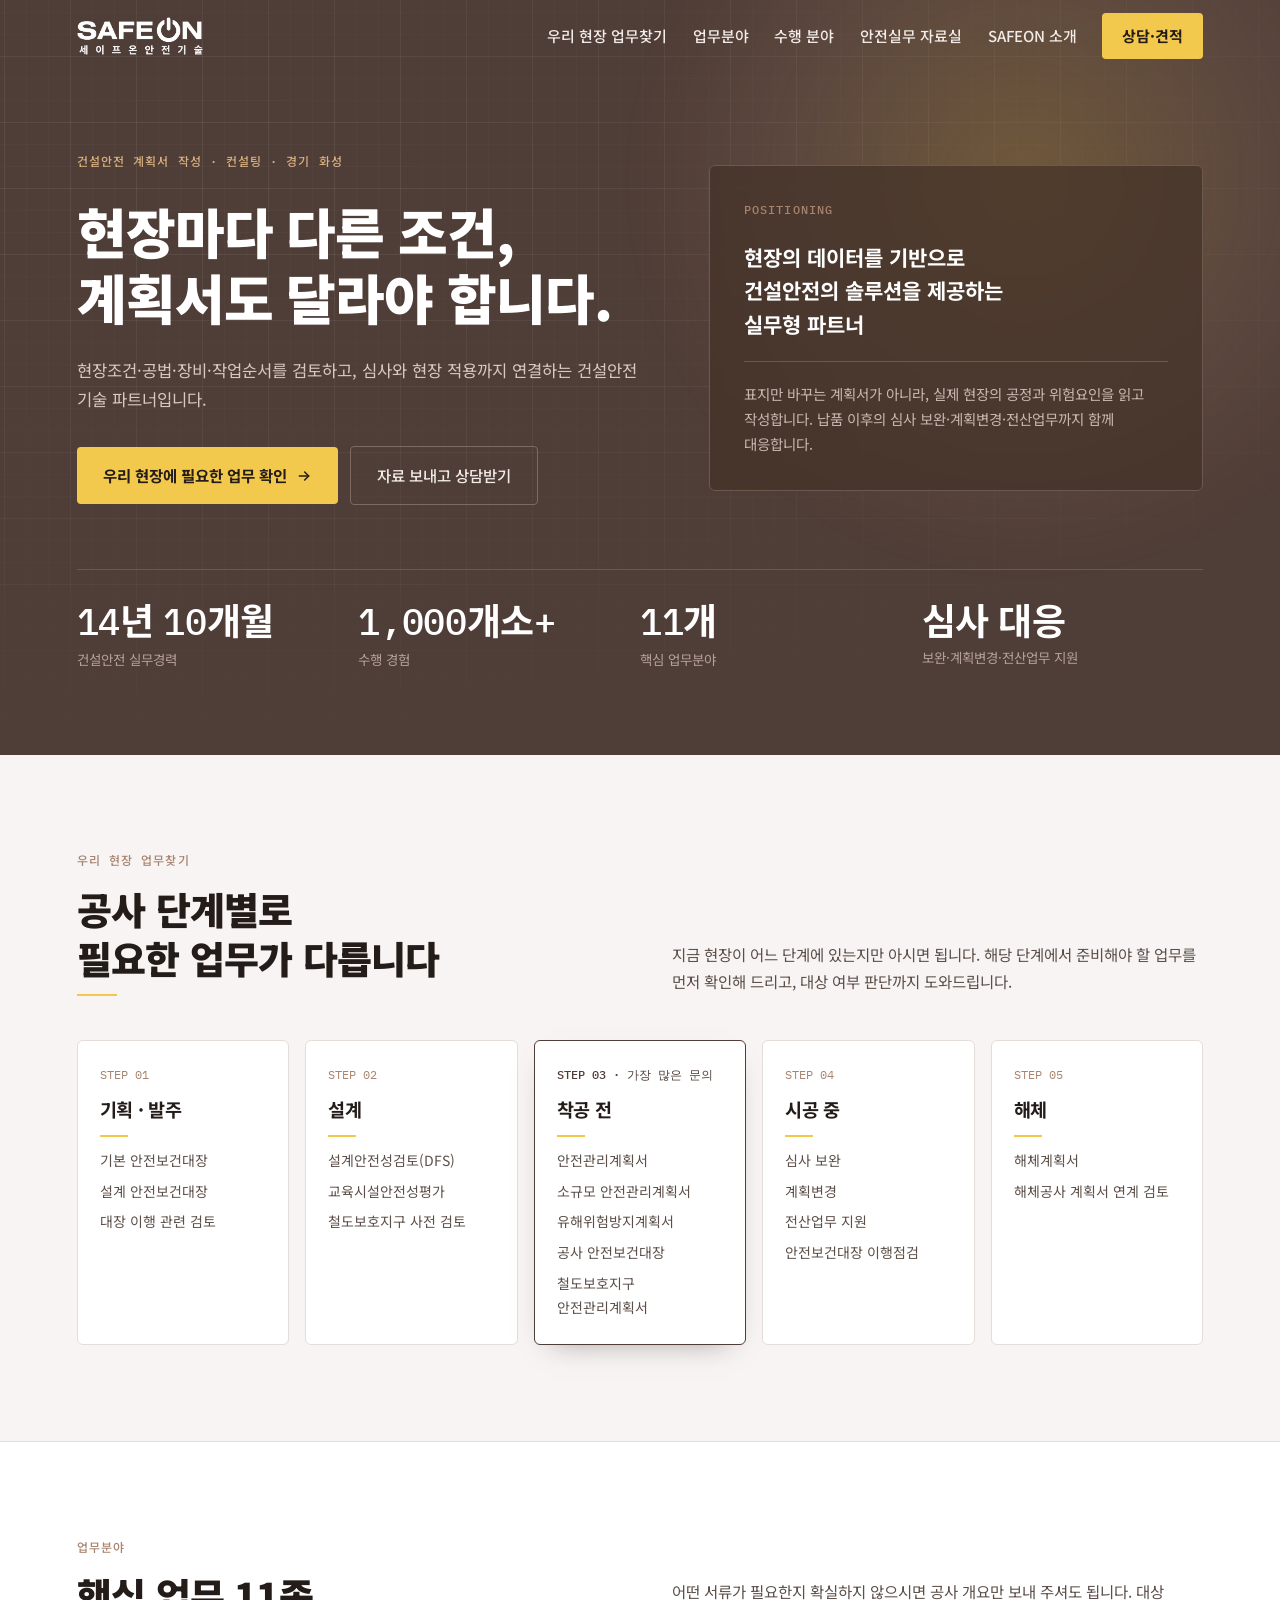
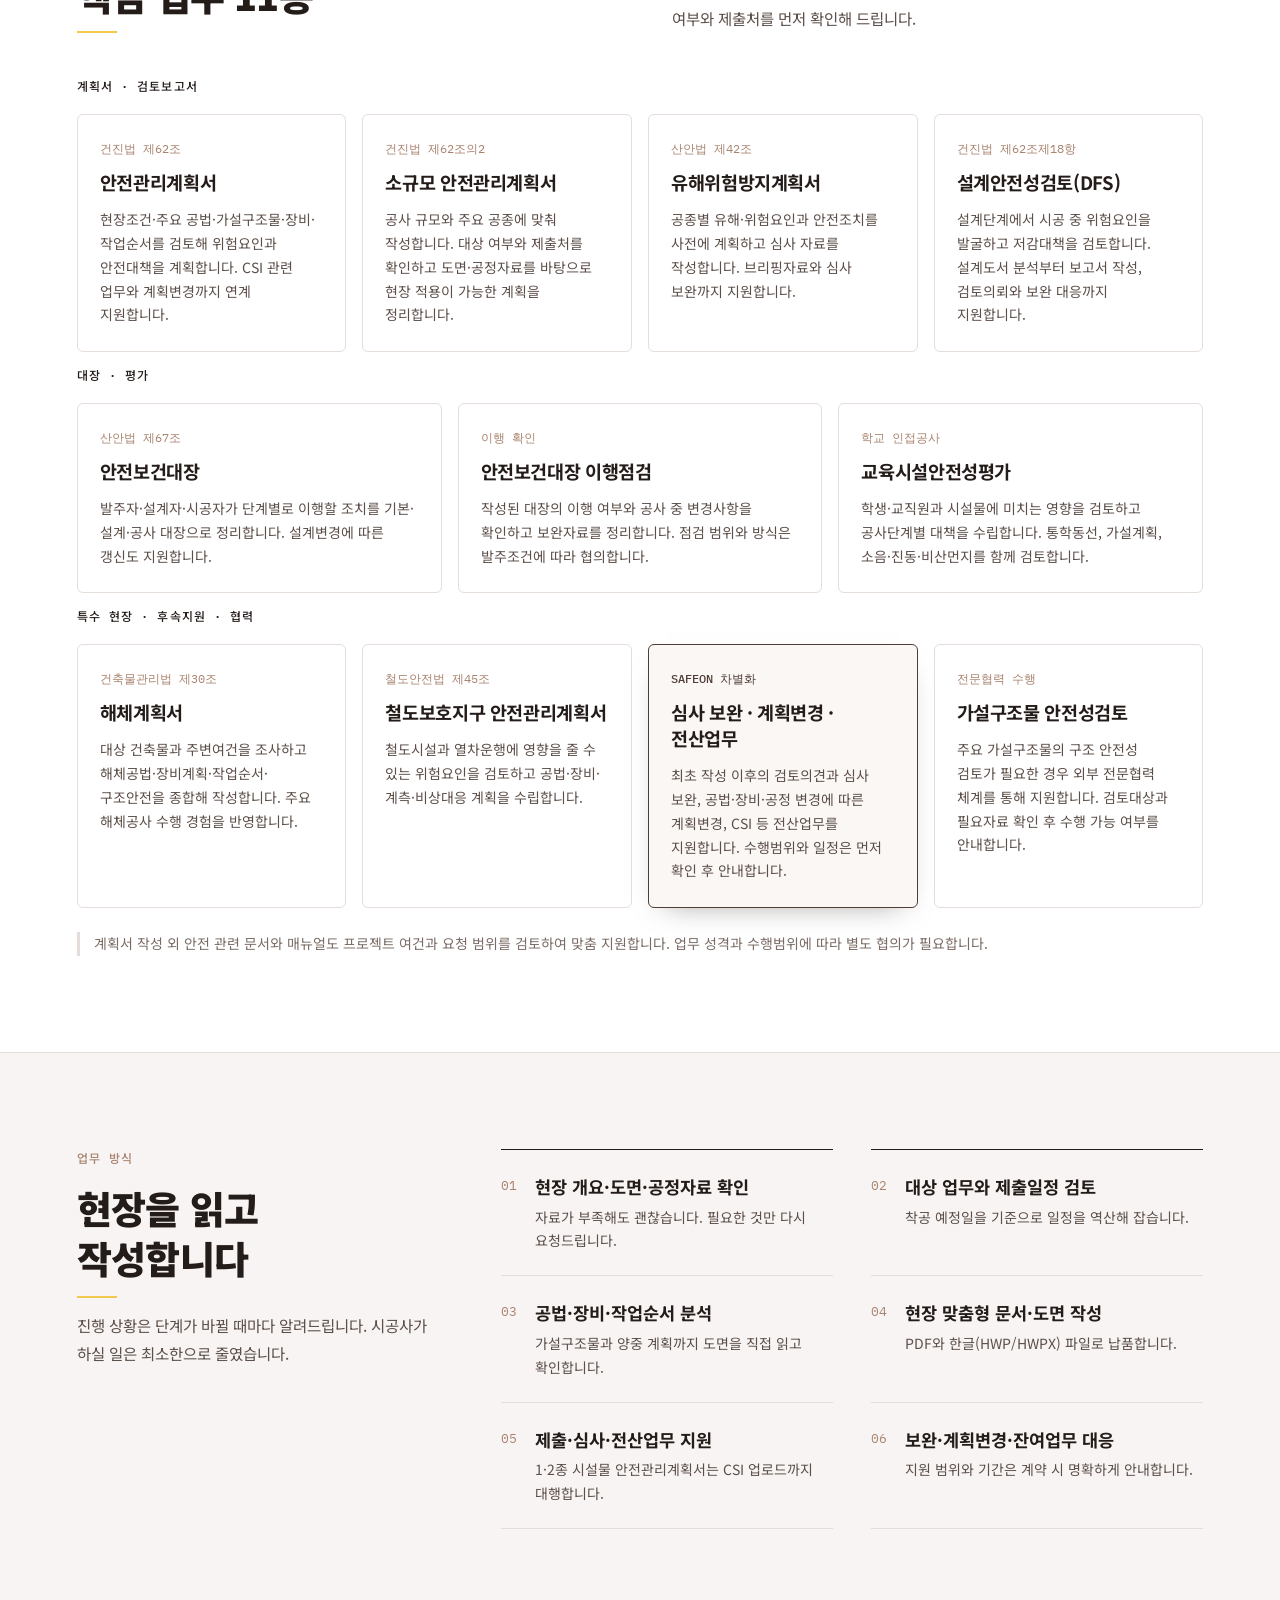
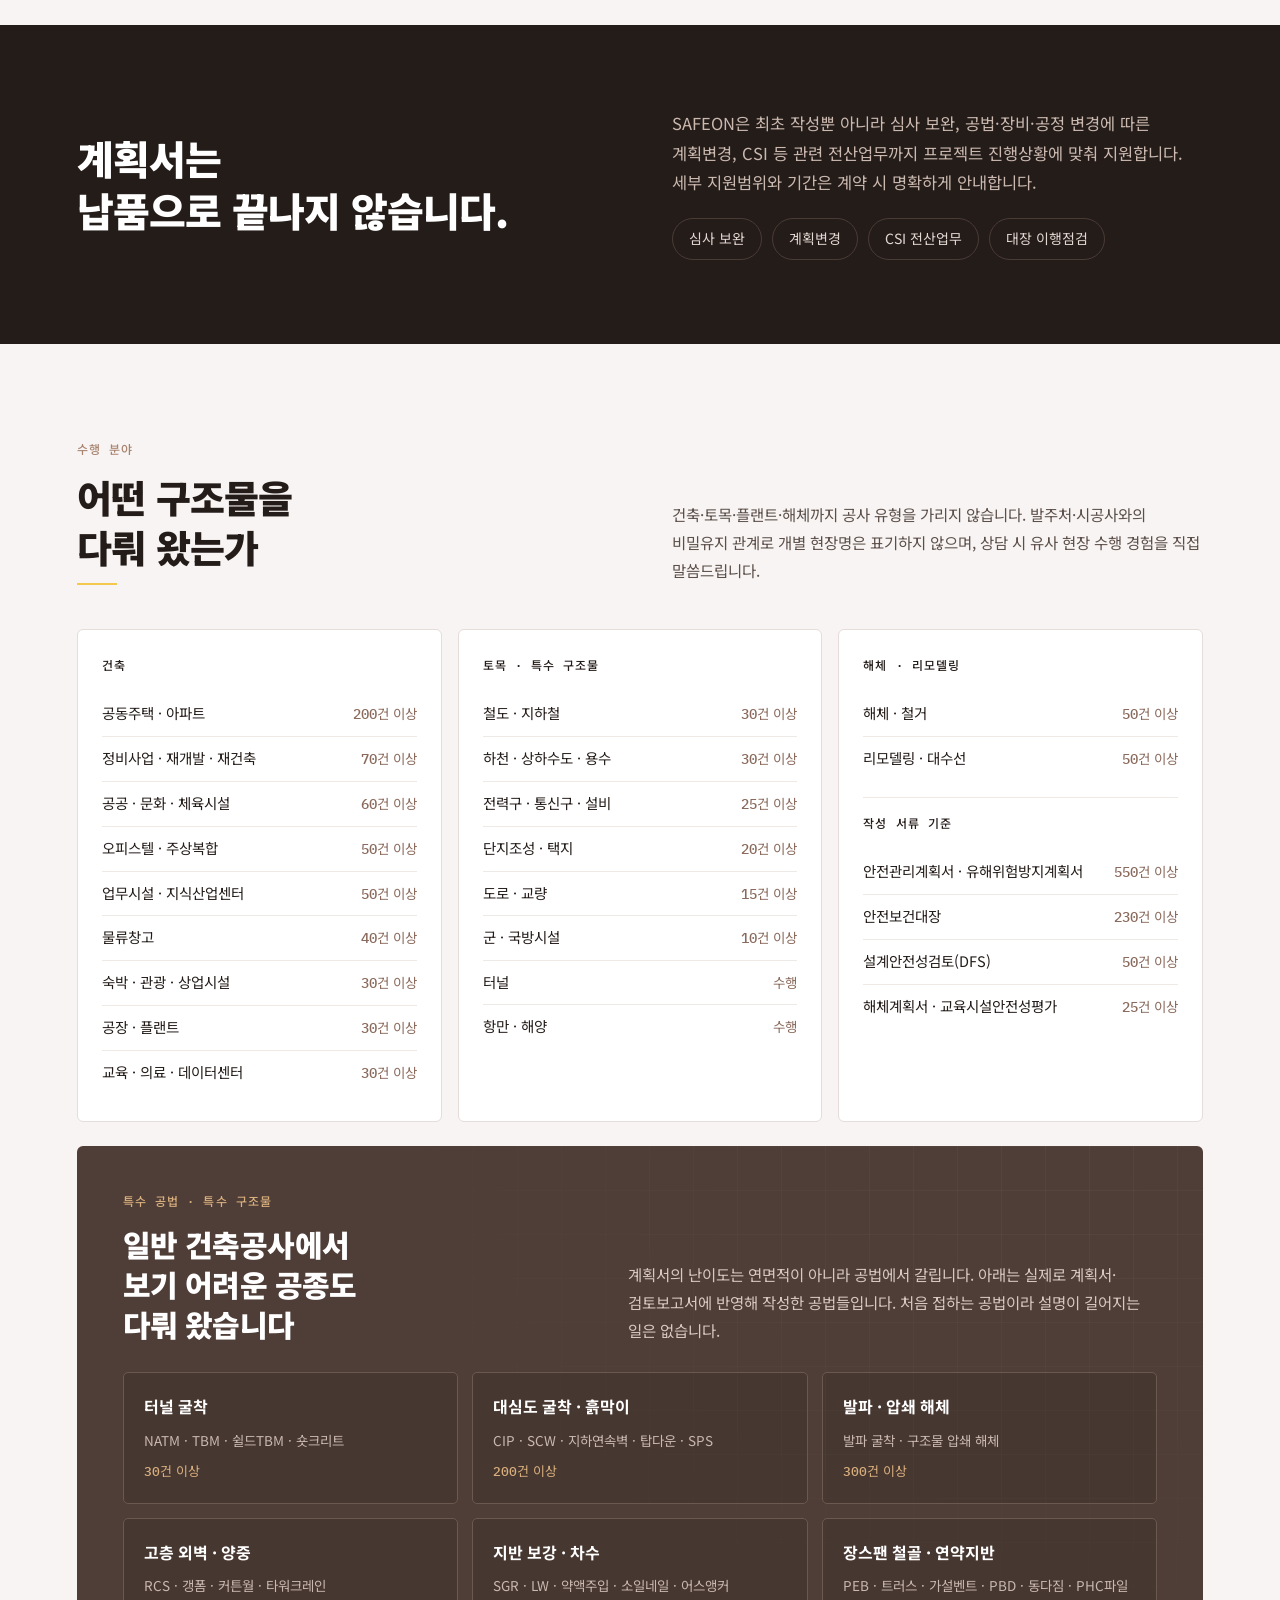
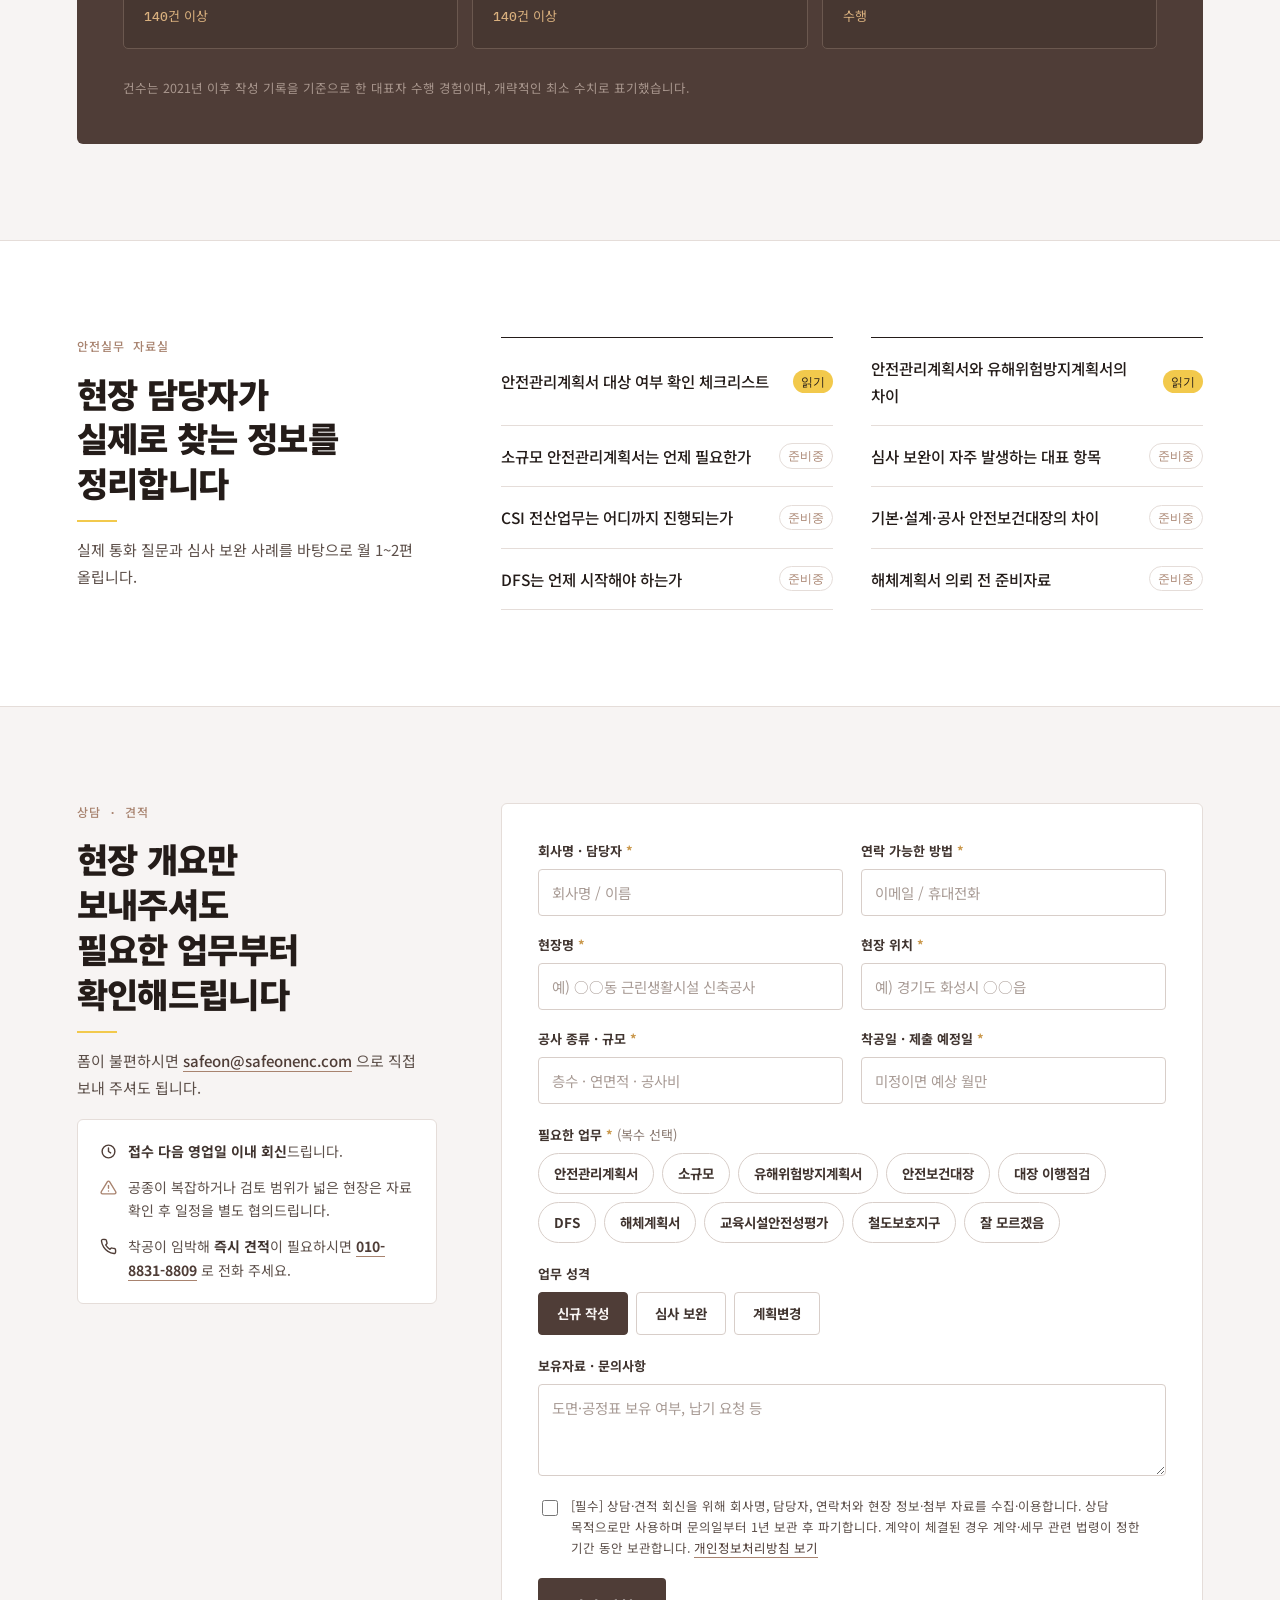
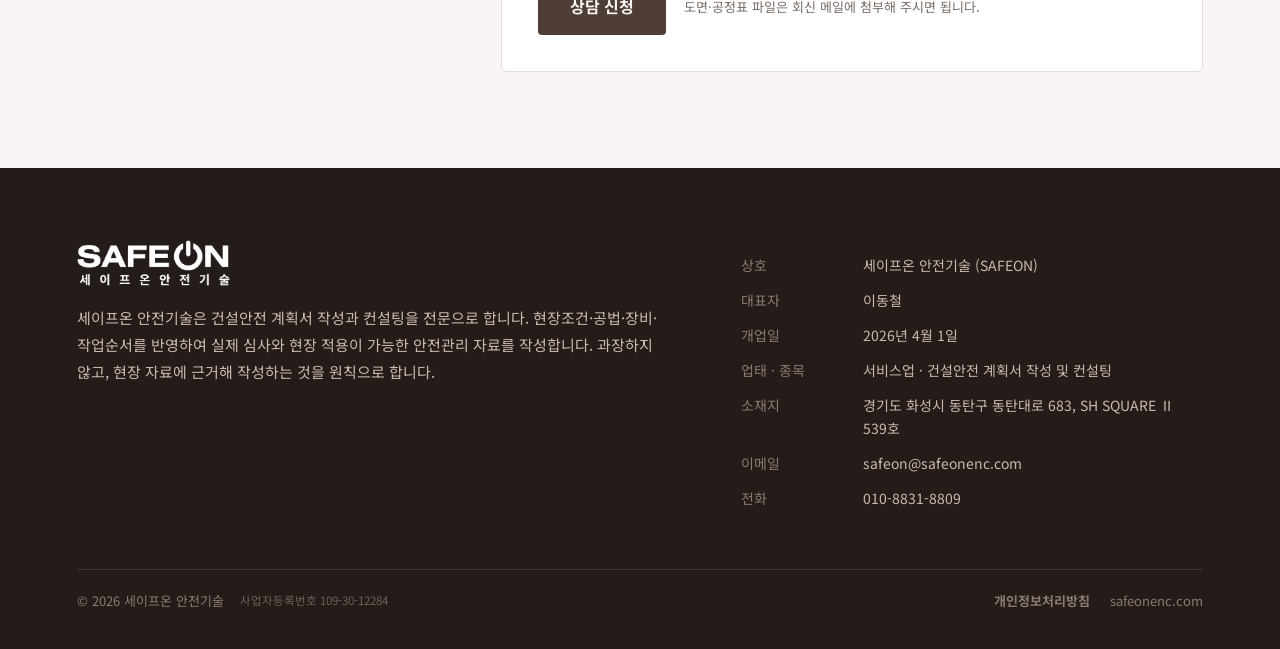
<file: site/index.html>
<!doctype html>
<html lang="ko">
<head>
<meta charset="utf-8">
<meta name="viewport" content="width=device-width, initial-scale=1, viewport-fit=cover">
<title>세이프온 안전기술 | 안전관리계획서·유해위험방지계획서·DFS·해체계획서 작성</title>
<meta name="description" content="건설안전 계획서 작성 전문. 안전관리계획서, 유해위험방지계획서, 안전보건대장, 설계안전성검토(DFS), 해체계획서, 교육시설안전성평가. 현장조건·공법·장비·작업순서를 검토해 작성하고 심사 보완·계획변경·CSI 전산업무까지 지원합니다. 경기 화성.">
<meta name="keywords" content="안전관리계획서, 소규모 안전관리계획서, 유해위험방지계획서, 안전보건대장, 설계안전성검토, DFS, 해체계획서, 교육시설안전성평가, 철도보호지구 안전관리계획서, 건설안전 컨설팅, CSI, 계획서 작성 대행">
<link rel="canonical" href="https://safeonenc.com/">
<meta name="robots" content="index, follow, max-image-preview:large">
<meta name="author" content="세이프온 안전기술">
<meta property="og:type" content="website">
<meta property="og:site_name" content="세이프온 안전기술">
<meta property="og:locale" content="ko_KR">
<meta property="og:url" content="https://safeonenc.com/">
<meta property="og:title" content="세이프온 안전기술 | 건설안전 계획서 작성·컨설팅">
<meta property="og:description" content="현장마다 다른 조건, 계획서도 달라야 합니다. 안전관리계획서·유해위험방지계획서·DFS·해체계획서 작성과 심사 대응.">
<meta property="og:image" content="https://safeonenc.com/assets/og-cover.jpg">
<meta property="og:image:width" content="1200">
<meta property="og:image:height" content="630">
<meta property="og:image:alt" content="세이프온 안전기술 — 현장마다 다른 조건, 계획서도 달라야 합니다.">
<meta name="twitter:card" content="summary_large_image">
<!-- 검색엔진 소유확인: 네이버 서치어드바이저에서 받은 값을 content 에 넣고 주석을 푸세요.
<meta name="naver-site-verification" content="">
-->
<meta name="theme-color" content="#4F3D37">
<link rel="icon" href="/favicon.ico" sizes="32x32">
<link rel="icon" href="/assets/favicon.svg" type="image/svg+xml">
<link rel="apple-touch-icon" href="/assets/apple-touch-icon.png">
<link rel="preconnect" href="https://fonts.googleapis.com">
<link rel="preconnect" href="https://fonts.gstatic.com" crossorigin>
<link rel="stylesheet" href="https://fonts.googleapis.com/css2?family=Noto+Sans+KR:wght@400;500;700;900&family=IBM+Plex+Mono:wght@400;500&display=swap">
<style>
:root{
  --brown:#4F3D37; --brown-2:#453229; --dark:#241C19; --bg:#F7F4F3; --card:#FFFFFF;
  --line:#E5DDD9; --line-2:#EFE9E6; --ink:#241C19; --muted:#5C4F49; --muted-2:#7A6C65;
  --tan:#A8836F; --sand:#D9B07E; --accent:#F2C94C; --onDark:#F2EBE7; --onDark-2:#CBB9B0;
  --pad: clamp(20px, 6vw, 88px);
  --head-h: 72px;
}
*{box-sizing:border-box}
html{scroll-behavior:smooth;-webkit-text-size-adjust:100%;overflow-x:clip}
body{margin:0;background:var(--bg);color:var(--ink);font-family:"Noto Sans KR","Apple SD Gothic Neo","Malgun Gothic",sans-serif;font-size:16px;line-height:1.7;word-break:keep-all;overflow-x:hidden;-webkit-font-smoothing:antialiased}
img{max-width:100%}
a{color:var(--brown);text-decoration:none;transition:color .2s}
a:hover{color:#8A6A5C}
h1,h2,h3,h4{margin:0;letter-spacing:-.02em}
p{margin:0}
button{font:inherit;cursor:pointer;border:0;background:none;color:inherit}
.mono{font-family:"IBM Plex Mono","Consolas",monospace;font-variant-numeric:tabular-nums}
.eyebrow{font-family:"IBM Plex Mono","Noto Sans KR",monospace;font-size:12px;letter-spacing:.09em;color:var(--tan);font-weight:500;text-transform:uppercase}
.ph{color:#8A6A00;background:#FBF0CE;border-radius:3px;padding:0 5px}
.wrap{padding-left:var(--pad);padding-right:var(--pad)}
.sec{padding-block:clamp(56px,9vw,96px)}
.skip{position:absolute;left:-9999px;top:0;background:var(--dark);color:#fff;padding:12px 18px;z-index:200}
.skip:focus{left:12px;top:12px}

/* ── 스크롤 진행바 ── */
#progress{position:fixed;top:0;left:0;height:3px;width:100%;transform:scaleX(0);transform-origin:0 50%;background:linear-gradient(90deg,var(--accent),var(--sand));z-index:120;will-change:transform}

/* ── 헤더 ── */
#head{position:fixed;top:0;left:0;right:0;z-index:110;transition:background .35s, box-shadow .35s, backdrop-filter .35s, border-color .35s;border-bottom:1px solid transparent}
#head .bar{display:flex;align-items:center;justify-content:space-between;gap:20px;height:var(--head-h);transition:height .35s}
#head.solid{background:rgba(247,244,243,.88);backdrop-filter:saturate(1.4) blur(14px);-webkit-backdrop-filter:saturate(1.4) blur(14px);border-bottom-color:var(--line);box-shadow:0 10px 30px -26px rgba(36,28,25,.7)}
#head.solid .bar{height:64px}
.logo{display:flex;align-items:center;flex:0 0 auto}
.logo img{display:block;height:38px;width:auto;object-fit:contain;transition:height .35s,opacity .3s}
#head.solid .logo img{height:34px}
.logo .on-dark{position:absolute;opacity:1}
.logo .on-light{opacity:0}
#head.solid .logo .on-dark{opacity:0}
#head.solid .logo .on-light{opacity:1}
.logo{position:relative}
.nav{display:flex;align-items:center;gap:clamp(14px,2vw,30px);font-size:15px;font-weight:500}
.nav a{color:var(--onDark);position:relative;padding:6px 0;white-space:nowrap}
#head.solid .nav a{color:#40342F}
.nav a:not(.cta)::after{content:"";position:absolute;left:0;right:0;bottom:0;height:1.5px;background:currentColor;transform:scaleX(0);transform-origin:0 50%;transition:transform .28s cubic-bezier(.4,0,.2,1)}
.nav a:not(.cta):hover::after{transform:scaleX(1)}
.nav a.cta{background:var(--accent);color:var(--dark)!important;padding:10px 20px;border-radius:4px;font-weight:700;transition:transform .2s, box-shadow .2s}
.nav a.cta:hover{transform:translateY(-2px);box-shadow:0 10px 20px -10px rgba(242,201,76,.8)}
.burger{display:none;width:44px;height:44px;align-items:center;justify-content:center;flex-direction:column;gap:5px;margin-right:-10px}
.burger span{display:block;width:22px;height:2px;background:var(--onDark);transition:transform .3s,opacity .2s,background .35s}
#head.solid .burger span{background:#40342F}
body.menu-open .burger span:nth-child(1){transform:translateY(7px) rotate(45deg)}
body.menu-open .burger span:nth-child(2){opacity:0}
body.menu-open .burger span:nth-child(3){transform:translateY(-7px) rotate(-45deg)}
#drawer{position:fixed;inset:0;z-index:105;background:var(--brown);display:flex;flex-direction:column;justify-content:center;gap:6px;padding:var(--pad);opacity:0;visibility:hidden;transition:opacity .38s, visibility .38s}
body.menu-open #drawer{opacity:1;visibility:visible}
#drawer a{color:var(--onDark);font-size:clamp(22px,6vw,30px);font-weight:700;padding:12px 0;border-bottom:1px solid rgba(255,255,255,.12);opacity:0;transform:translateY(14px);transition:opacity .4s,transform .4s}
body.menu-open #drawer a{opacity:1;transform:none}
body.menu-open{overflow:hidden}
#drawer .mail{font-size:15px;font-weight:400;color:var(--onDark-2);border:0;margin-top:22px}

/* ── 히어로 ── */
#top{position:relative;background:var(--brown);color:var(--onDark);overflow:hidden;padding-top:calc(var(--head-h) + clamp(48px,7vw,80px));padding-bottom:clamp(56px,8vw,84px)}
#top .grid-bg{position:absolute;inset:-10%;pointer-events:none;
  background-image:linear-gradient(rgba(255,255,255,.055) 1px,transparent 1px),linear-gradient(90deg,rgba(255,255,255,.055) 1px,transparent 1px);
  background-size:66px 66px;
  -webkit-mask-image:radial-gradient(115% 80% at 22% 28%,#000 0%,rgba(0,0,0,.55) 48%,transparent 82%);
  mask-image:radial-gradient(115% 80% at 22% 28%,#000 0%,rgba(0,0,0,.55) 48%,transparent 82%);
  animation:drift 32s linear infinite}
#top .grid-bg.fine{background-size:22px 22px;opacity:.45;animation-duration:22s;animation-direction:reverse}
@keyframes drift{to{background-position:66px 66px, 66px 66px}}
#top .glow{position:absolute;width:70vw;height:70vw;max-width:820px;max-height:820px;right:-12vw;top:-18vw;border-radius:50%;pointer-events:none;
  background:radial-gradient(circle,rgba(242,201,76,.20) 0%,rgba(217,176,126,.10) 38%,transparent 68%);
  filter:blur(14px);animation:pulse 11s ease-in-out infinite}
@keyframes pulse{0%,100%{transform:scale(1);opacity:.85}50%{transform:scale(1.14);opacity:1}}
#top .inner{position:relative;z-index:2}
.hero-grid{display:grid;grid-template-columns:minmax(0,1.15fr) minmax(0,1fr);gap:clamp(32px,5vw,72px);align-items:center}
.hero-left{display:flex;flex-direction:column;gap:clamp(16px,2.2vw,26px)}
h1.hero{font-size:clamp(32px,5.6vw,54px);font-weight:900;line-height:1.22;color:#fff;text-wrap:balance}
.hero-sub{font-size:clamp(15px,1.3vw,18px);line-height:1.75;color:#D7C9C1;max-width:36em}
.hero-btns{display:flex;flex-wrap:wrap;align-items:center;gap:12px;margin-top:6px}
.btn{display:inline-flex;align-items:center;gap:9px;padding:15px 26px;border-radius:4px;font-size:15.5px;font-weight:700;transition:transform .22s cubic-bezier(.34,1.4,.64,1),box-shadow .22s,background .22s,border-color .22s}
.btn-y{background:var(--accent);color:var(--dark)}
.btn-y:hover{color:var(--dark);transform:translateY(-3px);box-shadow:0 16px 30px -16px rgba(242,201,76,.85)}
.btn-o{border:1px solid #7D6A62;color:var(--onDark);font-weight:500}
.btn-o:hover{color:#fff;border-color:var(--onDark);transform:translateY(-3px)}
.btn svg{transition:transform .25s}
.btn:hover svg{transform:translateX(4px)}
.pos-card{border:1px solid #6B584F;border-radius:6px;padding:clamp(24px,3vw,34px);display:flex;flex-direction:column;gap:20px;background:rgba(69,50,41,.72);backdrop-filter:blur(6px)}
.pos-card p.big{font-size:clamp(18px,1.7vw,21px);line-height:1.6;color:#fff;font-weight:700}
.pos-card .rule{height:1px;background:#6B584F}
.pos-card p.sm{font-size:14.5px;color:#C9B8AF;line-height:1.7}
.stats{display:grid;grid-template-columns:repeat(4,minmax(0,1fr));gap:22px 0;margin-top:clamp(36px,5vw,64px);border-top:1px solid #6B584F;padding-top:28px}
.stat .n{font-family:"Noto Sans KR",sans-serif;font-size:clamp(23px,2.9vw,37px);color:#fff;line-height:1.15;font-weight:700;letter-spacing:-.01em}
.stat .n b{font-family:"IBM Plex Mono",monospace;font-weight:500;font-variant-numeric:tabular-nums}
.stat .l{font-size:13.5px;color:#B5A199;margin-top:6px}

/* ── 공통 섹션 헤더 ── */
.sec-head{display:grid;grid-template-columns:minmax(0,1fr) minmax(0,1fr);gap:clamp(24px,5vw,72px);align-items:end;margin-bottom:clamp(28px,4vw,44px)}
.sec-head h2{font-size:clamp(25px,3.4vw,38px);font-weight:900;line-height:1.3}
.sec-head .lead{font-size:15.5px;color:var(--muted);line-height:1.8}
.sec-head .t{display:flex;flex-direction:column;gap:12px}
.rule-y{height:2px;width:0;background:var(--accent);transition:width .7s cubic-bezier(.2,.7,.3,1) .15s}
.in .rule-y{width:40px}

/* ── 카드 ── */
.cards{display:grid;gap:16px}
.c5{grid-template-columns:repeat(5,minmax(0,1fr))}
.c4{grid-template-columns:repeat(4,minmax(0,1fr))}
.c3{grid-template-columns:repeat(3,minmax(0,1fr))}
.c2{grid-template-columns:repeat(2,minmax(0,1fr))}
.card{background:var(--card);border:1px solid var(--line);border-radius:6px;padding:24px 22px;display:flex;flex-direction:column;gap:12px;transition:transform .3s cubic-bezier(.2,.7,.3,1),box-shadow .3s,border-color .3s}
.card:hover{transform:translateY(-5px);box-shadow:0 22px 40px -28px rgba(36,28,25,.55);border-color:#CFC2BB}
.card h3{font-size:18.5px;font-weight:700;line-height:1.4}
.card p{font-size:14px;color:var(--muted)}
.card .tag{font-family:"IBM Plex Mono",monospace;font-size:11.5px;color:var(--tan)}
.card.hi{border-color:var(--brown);box-shadow:0 12px 28px -18px rgba(36,28,25,.5)}
.card.hi .tag{color:var(--brown);font-weight:500}
.card .dash{height:2px;width:28px;background:var(--accent)}
.card .list{display:flex;flex-direction:column;gap:7px;font-size:14px;color:var(--muted)}
.grp{display:flex;flex-direction:column;gap:16px}
.grp + .grp{margin-top:14px}
.note{font-size:14px;color:var(--muted-2);border-left:3px solid var(--line);padding-left:14px;margin-top:24px}

/* ── 업무방식 ── */
.split{display:grid;grid-template-columns:360px minmax(0,1fr);gap:clamp(28px,5vw,72px)}
.steps{display:grid;grid-template-columns:repeat(2,minmax(0,1fr));gap:0 clamp(24px,3vw,48px)}
.step{display:flex;gap:18px;padding:22px 0;border-top:1px solid var(--line)}
.step:nth-child(1),.step:nth-child(2){border-top-color:var(--dark)}
.step:nth-child(5),.step:nth-child(6){border-bottom:1px solid var(--line)}
.step .i{font-family:"IBM Plex Mono",monospace;font-size:13px;color:var(--tan);padding-top:3px}
.step .t{font-size:17.5px;font-weight:700}
.step p{font-size:14px;color:var(--muted);margin-top:4px}

/* ── 후속지원 ── */
.followup{background:var(--dark);color:var(--onDark);padding-block:clamp(52px,7vw,84px)}
.followup .g{display:grid;grid-template-columns:minmax(0,1fr) minmax(0,1fr);gap:clamp(28px,5vw,72px);align-items:center}
.followup h2{font-size:clamp(26px,3.6vw,40px);font-weight:900;line-height:1.32;color:#fff}
.followup p{font-size:16.5px;line-height:1.8;color:var(--onDark-2)}
.chips{display:flex;gap:10px;flex-wrap:wrap;margin-top:20px}
.chip{border:1px solid #4A3B35;border-radius:999px;padding:8px 16px;font-size:14px;color:#E4D8D2;transition:background .25s,border-color .25s}
.chip:hover{background:#332723;border-color:#6B584F}

/* ── 수행분야 ── */
.tbl{display:flex;flex-direction:column}
.tr{display:flex;justify-content:space-between;align-items:baseline;gap:12px;padding:9px 0;border-bottom:1px solid var(--line-2);font-size:14.5px}
.tr:last-child{border-bottom:0}
.tr .v{color:#8A6A5C;white-space:nowrap;font-size:13.5px}
.tr .v b{font-family:"IBM Plex Mono",monospace;font-weight:500;font-variant-numeric:tabular-nums;font-size:14px}
.card.tblcard{padding:26px 24px;gap:16px}
.card.tblcard:hover{transform:none;box-shadow:none;border-color:var(--line)}

/* ── 특수공법 ── */
.special{background:var(--brown);color:var(--onDark);border-radius:6px;padding:clamp(28px,4vw,46px);display:flex;flex-direction:column;gap:28px;margin-top:24px;position:relative;overflow:hidden}
.special::before{content:"";position:absolute;inset:0;pointer-events:none;background-image:linear-gradient(rgba(255,255,255,.04) 1px,transparent 1px),linear-gradient(90deg,rgba(255,255,255,.04) 1px,transparent 1px);background-size:44px 44px;-webkit-mask-image:radial-gradient(90% 110% at 85% 10%,#000,transparent 70%);mask-image:radial-gradient(90% 110% at 85% 10%,#000,transparent 70%)}
.special > *{position:relative;z-index:1}
.special h3{font-size:clamp(21px,2.6vw,30px);font-weight:900;line-height:1.34;color:#fff}
.special .lead{font-size:15.5px;color:#D7C9C1;line-height:1.8}
.sp{border:1px solid #6B584F;border-radius:5px;padding:20px;display:flex;flex-direction:column;gap:8px;background:rgba(36,28,25,.18);transition:transform .3s cubic-bezier(.2,.7,.3,1),background .3s,border-color .3s}
.sp:hover{transform:translateY(-4px);background:rgba(36,28,25,.42);border-color:var(--sand)}
.sp .t{font-size:16px;font-weight:700;color:#fff}
.sp .d{font-size:13.5px;color:#C9B8AF}
.sp .n{font-size:13px;color:var(--sand)}
.sp .n b{font-family:"IBM Plex Mono",monospace;font-weight:500;font-variant-numeric:tabular-nums}
.foot-note{font-size:12.5px;color:#A8968D;line-height:1.7}

/* ── 자료실 ── */
.lib{display:grid;grid-template-columns:repeat(2,minmax(0,1fr));gap:0 clamp(24px,3vw,48px)}
.lib .row{display:flex;justify-content:space-between;align-items:center;gap:14px;padding:17px 0;border-top:1px solid var(--line);font-size:15.5px;font-weight:500;transition:padding-left .28s,color .22s}
.lib .row:nth-child(1),.lib .row:nth-child(2){border-top-color:var(--dark)}
.lib .row:nth-last-child(1),.lib .row:nth-last-child(2){border-bottom:1px solid var(--line)}
.lib .row:hover{padding-left:8px;color:var(--brown)}
.lib .row svg{flex-shrink:0;transition:transform .28s}
.lib .row:hover svg{transform:translateX(5px)}
.lib .soon{font-size:11.5px;font-family:"IBM Plex Mono",monospace;color:var(--tan);border:1px solid var(--line);border-radius:999px;padding:2px 8px;flex-shrink:0}

/* ── 폼 ── */
.form-card{background:var(--card);border:1px solid var(--line);border-radius:6px;padding:clamp(22px,3vw,36px);display:flex;flex-direction:column;gap:20px}
.f2{display:grid;grid-template-columns:repeat(2,minmax(0,1fr));gap:18px}
.field{display:flex;flex-direction:column;gap:7px}
.field label{font-size:13px;font-weight:700;color:#40342F}
.req{color:#C9974A}
.field input:not([type=checkbox]):not([type=radio]),.field textarea,.field select{width:100%;border:1px solid #D8CEC9;border-radius:4px;padding:12px 13px;font-size:14.5px;font-family:inherit;color:var(--ink);background:#fff;transition:border-color .2s,box-shadow .2s}
.field input::placeholder,.field textarea::placeholder{color:#A89B95}
.field input:focus,.field textarea:focus{outline:0;border-color:var(--brown);box-shadow:0 0 0 3px rgba(79,61,55,.1)}
.field textarea{min-height:92px;resize:vertical}
.opts{display:flex;flex-wrap:wrap;gap:8px}
.opt{position:relative;display:inline-flex}
.opt input{position:absolute;inset:0;width:100%;height:100%;opacity:0;margin:0;cursor:pointer}
.opt span{display:inline-block;border:1px solid #D8CEC9;border-radius:999px;padding:8px 15px;font-size:13.5px;color:#40342F;cursor:pointer;transition:background .2s,color .2s,border-color .2s}
.opt input:checked + span{background:var(--brown);border-color:var(--brown);color:var(--bg)}
.opt input:focus-visible + span{box-shadow:0 0 0 3px rgba(79,61,55,.18)}
.opt.sq span{border-radius:4px;padding:9px 18px}
.agree{display:flex;align-items:flex-start;gap:10px;font-size:12.5px;color:var(--muted);line-height:1.65}
.agree input{margin-top:4px;accent-color:var(--brown);width:16px;height:16px;flex-shrink:0}
.submit-row{display:flex;align-items:center;gap:18px;flex-wrap:wrap}
.btn-submit{background:var(--brown);color:var(--bg);padding:15px 32px;border-radius:4px;font-size:16px;font-weight:700;transition:transform .2s,box-shadow .2s,background .2s}
.btn-submit:hover{background:#3C2E29;transform:translateY(-2px);box-shadow:0 14px 26px -16px rgba(36,28,25,.8)}
.btn-submit[disabled]{opacity:.55;cursor:default;transform:none;box-shadow:none}
.hint{font-size:13px;color:var(--muted-2)}
.promise{border:1px solid var(--line);background:var(--card);border-radius:6px;padding:20px 22px;display:flex;flex-direction:column;gap:12px;margin-top:4px}
.promise .r{display:flex;gap:11px;align-items:flex-start;font-size:14px;line-height:1.7;color:var(--muted)}
.promise .r svg{flex-shrink:0;margin-top:3px}
.promise strong{font-weight:700;color:#40342F}
#formMsg{font-size:14px;padding:12px 14px;border-radius:4px;display:none}
#formMsg.ok{display:block;background:#EDF6EE;color:#2C6B36;border:1px solid #CBE5CF}
#formMsg.err{display:block;background:#FBEFEF;color:#8C3030;border:1px solid #EBD2D2}

/* ── 푸터 ── */
footer{background:var(--dark);color:var(--onDark-2);padding:clamp(48px,6vw,72px) var(--pad) 36px;display:flex;flex-direction:column;gap:clamp(28px,4vw,44px)}
footer .g{display:grid;grid-template-columns:minmax(0,1.3fr) minmax(0,1fr);gap:clamp(28px,5vw,72px)}
footer .about{display:flex;flex-direction:column;gap:18px}
footer .about img{height:46px;width:auto;max-width:none;align-self:flex-start;object-fit:contain;display:block}
footer .about p{font-size:15px;max-width:40em;line-height:1.8}
.dl{display:grid;grid-template-columns:104px minmax(0,1fr);gap:11px 18px;font-size:14px;align-content:start}
.dl dt{color:#8A7A72;margin:0}
.dl dd{margin:0}
.dl a{color:var(--onDark-2)}
.dl a:hover{color:#fff}
.legal{border-top:1px solid #43352F;padding-top:20px;display:flex;justify-content:space-between;gap:16px;flex-wrap:wrap;font-size:13px;color:#8A7A72}
.legal .biz{font-size:11.5px;color:#6E5F58}
.legal .rt{display:flex;gap:20px}

.legal a{color:#8A7A72;border-bottom:1px solid transparent;transition:border-color .2s,color .2s}
.legal a:hover{color:#C9B8AF;border-bottom-color:currentColor}
.agree a{color:var(--brown);border-bottom:1px solid var(--tan)}
.lib a.row{color:var(--ink)}
.lib .new{font-size:11.5px;font-family:"IBM Plex Mono",monospace;color:var(--dark);background:var(--accent);border-radius:999px;padding:2px 8px;flex-shrink:0}

/* ── 모바일 하단 상담 바 ── */
#mbar{display:none}

/* ── 스크롤 리빌 ── */
.rv{opacity:0;transform:translateY(26px);transition:opacity .7s cubic-bezier(.2,.7,.3,1),transform .7s cubic-bezier(.2,.7,.3,1)}
.rv.in{opacity:1;transform:none}

/* ── 맨 위로 ── */
#toTop{position:fixed;right:20px;bottom:20px;width:46px;height:46px;border-radius:50%;background:var(--brown);color:#fff;display:flex;align-items:center;justify-content:center;z-index:100;opacity:0;visibility:hidden;transform:translateY(10px);transition:opacity .3s,visibility .3s,transform .3s,background .2s;box-shadow:0 12px 26px -14px rgba(36,28,25,.9)}
#toTop.show{opacity:1;visibility:visible;transform:none}
#toTop:hover{background:var(--dark)}

/* ── 반응형 ── */
@media (max-width:1080px){
  .c5{grid-template-columns:repeat(2,minmax(0,1fr))}
  .c4{grid-template-columns:repeat(2,minmax(0,1fr))}
  .c3{grid-template-columns:repeat(2,minmax(0,1fr))}
  .split{grid-template-columns:1fr}
  .stats{grid-template-columns:repeat(2,minmax(0,1fr))}
}
@media (max-width:900px){
  .nav{display:none}
  .burger{display:flex}
  .hero-grid{grid-template-columns:1fr}
  .sec-head{grid-template-columns:1fr;align-items:start}
  .followup .g{grid-template-columns:1fr}
  footer .g{grid-template-columns:1fr}
}
@media (max-width:680px){
  .c5,.c4,.c3,.c2{grid-template-columns:1fr}
  .steps{grid-template-columns:1fr}
  .step:nth-child(2){border-top-color:var(--line)}
  .step:nth-child(5){border-bottom:0}
  .lib{grid-template-columns:1fr}
  .lib .row:nth-child(2){border-top-color:var(--line)}
  .lib .row:nth-last-child(2){border-bottom:0}
  .f2{grid-template-columns:1fr}
  .stats{grid-template-columns:1fr 1fr;gap:20px 12px}
  .legal{flex-direction:column;gap:10px}
  .hero-btns{flex-direction:column;align-items:stretch}
  .btn{width:100%;justify-content:center}
  .dl{grid-template-columns:92px minmax(0,1fr)}
  #mbar{display:grid;grid-template-columns:minmax(0,1fr) minmax(0,1.4fr);gap:8px;position:fixed;left:0;right:0;bottom:0;z-index:100;padding:10px 16px calc(10px + env(safe-area-inset-bottom));background:rgba(247,244,243,.94);backdrop-filter:saturate(1.4) blur(12px);-webkit-backdrop-filter:saturate(1.4) blur(12px);border-top:1px solid var(--line)}
  #mbar a{display:flex;align-items:center;justify-content:center;gap:7px;height:48px;border-radius:4px;font-size:15px;font-weight:700}
  #mbar .tel{border:1px solid var(--brown);color:var(--brown)}
  #mbar .go{background:var(--accent);color:var(--dark)}
  footer{padding-bottom:calc(36px + 68px + env(safe-area-inset-bottom))}
  #toTop{bottom:calc(80px + env(safe-area-inset-bottom))}
}
@media (prefers-reduced-motion:reduce){
  html{scroll-behavior:auto}
  *,*::before,*::after{animation-duration:.001ms!important;animation-iteration-count:1!important;transition-duration:.001ms!important}
  .rv{opacity:1;transform:none}
}
</style>
</head>
<body>
<a class="skip" href="#top">본문 바로가기</a>
<div id="progress"></div>

<header id="head">
  <div class="bar wrap">
    <a class="logo" href="#top" aria-label="세이프온 안전기술 홈">
      <img class="on-light" src="assets/safeon-logo.png" alt="SAFEON 세이프온 안전기술" width="886" height="266">
      <img class="on-dark" src="assets/safeon-logo-white.png" alt="" aria-hidden="true" width="886" height="266">
    </a>
    <nav class="nav" aria-label="주요 메뉴">
      <a href="#finder">우리 현장 업무찾기</a>
      <a href="#services">업무분야</a>
      <a href="#works">수행 분야</a>
      <a href="#library">안전실무 자료실</a>
      <a href="#company">SAFEON 소개</a>
      <a href="#inquiry" class="cta">상담·견적</a>
    </nav>
    <button class="burger" id="burger" aria-label="메뉴 열기" aria-expanded="false" aria-controls="drawer">
      <span></span><span></span><span></span>
    </button>
  </div>
</header>

<nav id="drawer" aria-label="모바일 메뉴">
  <a href="#finder">우리 현장 업무찾기</a>
  <a href="#services">업무분야</a>
  <a href="#works">수행 분야</a>
  <a href="#library">안전실무 자료실</a>
  <a href="#company">SAFEON 소개</a>
  <a href="#inquiry">상담·견적</a>
  <a class="mail" href="mailto:safeon@safeonenc.com">safeon@safeonenc.com</a>
</nav>

<main>
<!-- ① 첫 화면 -->
<section id="top">
  <div class="grid-bg"></div>
  <div class="grid-bg fine"></div>
  <div class="glow"></div>
  <div class="inner wrap">
    <div class="hero-grid">
      <div class="hero-left" id="heroText">
        <div class="eyebrow rv" style="color:var(--sand)">건설안전 계획서 작성 · 컨설팅 · 경기 화성</div>
        <h1 class="hero rv">현장마다 다른 조건,<br>계획서도 달라야 합니다.</h1>
        <p class="hero-sub rv">현장조건·공법·장비·작업순서를 검토하고, 심사와 현장 적용까지 연결하는 건설안전 기술 파트너입니다.</p>
        <div class="hero-btns rv">
          <a href="#finder" class="btn btn-y">우리 현장에 필요한 업무 확인
            <svg width="16" height="16" viewBox="0 0 24 24" fill="none" stroke="currentColor" stroke-width="2.2" stroke-linecap="round" stroke-linejoin="round"><path d="M5 12h14"/><path d="M13 6l6 6-6 6"/></svg>
          </a>
          <a href="#inquiry" class="btn btn-o">자료 보내고 상담받기</a>
        </div>
      </div>
      <div class="pos-card rv">
        <div class="eyebrow">Positioning</div>
        <p class="big">현장의 데이터를 기반으로<br>건설안전의 솔루션을 제공하는<br>실무형 파트너</p>
        <div class="rule"></div>
        <p class="sm">표지만 바꾸는 계획서가 아니라, 실제 현장의 공정과 위험요인을 읽고 작성합니다. 납품 이후의 심사 보완·계획변경·전산업무까지 함께 대응합니다.</p>
      </div>
    </div>

    <div class="stats rv">
      <div class="stat"><div class="n"><b>14</b>년 <b>10</b>개월</div><div class="l">건설안전 실무경력</div></div>
      <div class="stat"><div class="n"><b data-count="1000">0</b>개소<b>+</b></div><div class="l">수행 경험</div></div>
      <div class="stat"><div class="n"><b data-count="11">0</b>개</div><div class="l">핵심 업무분야</div></div>
      <div class="stat"><div class="n">심사 대응</div><div class="l">보완·계획변경·전산업무 지원</div></div>
    </div>
  </div>
</section>

<!-- ② 공사 단계별 업무찾기 -->
<section id="finder" class="sec wrap">
  <div class="sec-head rv">
    <div class="t">
      <div class="eyebrow">우리 현장 업무찾기</div>
      <h2>공사 단계별로<br>필요한 업무가 다릅니다</h2>
      <div class="rule-y"></div>
    </div>
    <p class="lead">지금 현장이 어느 단계에 있는지만 아시면 됩니다. 해당 단계에서 준비해야 할 업무를 먼저 확인해 드리고, 대상 여부 판단까지 도와드립니다.</p>
  </div>
  <div class="cards c5">
    <div class="card rv"><div class="tag">STEP 01</div><h3>기획 · 발주</h3><div class="dash"></div><div class="list"><div>기본 안전보건대장</div><div>설계 안전보건대장</div><div>대장 이행 관련 검토</div></div></div>
    <div class="card rv"><div class="tag">STEP 02</div><h3>설계</h3><div class="dash"></div><div class="list"><div>설계안전성검토(DFS)</div><div>교육시설안전성평가</div><div>철도보호지구 사전 검토</div></div></div>
    <div class="card hi rv"><div class="tag">STEP 03 · 가장 많은 문의</div><h3>착공 전</h3><div class="dash"></div><div class="list"><div>안전관리계획서</div><div>소규모 안전관리계획서</div><div>유해위험방지계획서</div><div>공사 안전보건대장</div><div>철도보호지구 안전관리계획서</div></div></div>
    <div class="card rv"><div class="tag">STEP 04</div><h3>시공 중</h3><div class="dash"></div><div class="list"><div>심사 보완</div><div>계획변경</div><div>전산업무 지원</div><div>안전보건대장 이행점검</div></div></div>
    <div class="card rv"><div class="tag">STEP 05</div><h3>해체</h3><div class="dash"></div><div class="list"><div>해체계획서</div><div>해체공사 계획서 연계 검토</div></div></div>
  </div>
</section>

<!-- ③ 업무분야 -->
<section id="services" class="sec wrap" style="background:var(--card);border-top:1px solid var(--line);border-bottom:1px solid var(--line)">
  <div class="sec-head rv">
    <div class="t">
      <div class="eyebrow">업무분야</div>
      <h2>핵심 업무 11종</h2>
      <div class="rule-y"></div>
    </div>
    <p class="lead">어떤 서류가 필요한지 확실하지 않으시면 공사 개요만 보내 주셔도 됩니다. 대상 여부와 제출처를 먼저 확인해 드립니다.</p>
  </div>

  <div class="grp">
    <div class="eyebrow rv" style="color:var(--ink)">계획서 · 검토보고서</div>
    <div class="cards c4">
      <div class="card rv"><div class="tag">건진법 제62조</div><h3>안전관리계획서</h3><p>현장조건·주요 공법·가설구조물·장비·작업순서를 검토해 위험요인과 안전대책을 계획합니다. CSI 관련 업무와 계획변경까지 연계 지원합니다.</p></div>
      <div class="card rv"><div class="tag">건진법 제62조의2</div><h3>소규모 안전관리계획서</h3><p>공사 규모와 주요 공종에 맞춰 작성합니다. 대상 여부와 제출처를 확인하고 도면·공정자료를 바탕으로 현장 적용이 가능한 계획을 정리합니다.</p></div>
      <div class="card rv"><div class="tag">산안법 제42조</div><h3>유해위험방지계획서</h3><p>공종별 유해·위험요인과 안전조치를 사전에 계획하고 심사 자료를 작성합니다. 브리핑자료와 심사 보완까지 지원합니다.</p></div>
      <div class="card rv"><div class="tag">건진법 제62조제18항</div><h3>설계안전성검토(DFS)</h3><p>설계단계에서 시공 중 위험요인을 발굴하고 저감대책을 검토합니다. 설계도서 분석부터 보고서 작성, 검토의뢰와 보완 대응까지 지원합니다.</p></div>
    </div>
  </div>

  <div class="grp">
    <div class="eyebrow rv" style="color:var(--ink)">대장 · 평가</div>
    <div class="cards c3">
      <div class="card rv"><div class="tag">산안법 제67조</div><h3>안전보건대장</h3><p>발주자·설계자·시공자가 단계별로 이행할 조치를 기본·설계·공사 대장으로 정리합니다. 설계변경에 따른 갱신도 지원합니다.</p></div>
      <div class="card rv"><div class="tag">이행 확인</div><h3>안전보건대장 이행점검</h3><p>작성된 대장의 이행 여부와 공사 중 변경사항을 확인하고 보완자료를 정리합니다. 점검 범위와 방식은 발주조건에 따라 협의합니다.</p></div>
      <div class="card rv"><div class="tag">학교 인접공사</div><h3>교육시설안전성평가</h3><p>학생·교직원과 시설물에 미치는 영향을 검토하고 공사단계별 대책을 수립합니다. 통학동선, 가설계획, 소음·진동·비산먼지를 함께 검토합니다.</p></div>
    </div>
  </div>

  <div class="grp">
    <div class="eyebrow rv" style="color:var(--ink)">특수 현장 · 후속지원 · 협력</div>
    <div class="cards c4">
      <div class="card rv"><div class="tag">건축물관리법 제30조</div><h3>해체계획서</h3><p>대상 건축물과 주변여건을 조사하고 해체공법·장비계획·작업순서·구조안전을 종합해 작성합니다. 주요 해체공사 수행 경험을 반영합니다.</p></div>
      <div class="card rv"><div class="tag">철도안전법 제45조</div><h3>철도보호지구 안전관리계획서</h3><p>철도시설과 열차운행에 영향을 줄 수 있는 위험요인을 검토하고 공법·장비·계측·비상대응 계획을 수립합니다.</p></div>
      <div class="card hi rv" style="background:#FBF7F5"><div class="tag">SAFEON 차별화</div><h3>심사 보완 · 계획변경 · 전산업무</h3><p>최초 작성 이후의 검토의견과 심사 보완, 공법·장비·공정 변경에 따른 계획변경, CSI 등 전산업무를 지원합니다. 수행범위와 일정은 먼저 확인 후 안내합니다.</p></div>
      <div class="card rv"><div class="tag">전문협력 수행</div><h3>가설구조물 안전성검토</h3><p>주요 가설구조물의 구조 안전성 검토가 필요한 경우 외부 전문협력 체계를 통해 지원합니다. 검토대상과 필요자료 확인 후 수행 가능 여부를 안내합니다.</p></div>
    </div>
  </div>

  <p class="note rv">계획서 작성 외 안전 관련 문서와 매뉴얼도 프로젝트 여건과 요청 범위를 검토하여 맞춤 지원합니다. 업무 성격과 수행범위에 따라 별도 협의가 필요합니다.</p>
</section>

<!-- ④ 업무 방식 -->
<section class="sec wrap">
  <div class="split">
    <div class="t rv" style="display:flex;flex-direction:column;gap:14px">
      <div class="eyebrow">업무 방식</div>
      <h2 style="font-size:clamp(25px,3.4vw,38px);font-weight:900;line-height:1.3">현장을 읽고<br>작성합니다</h2>
      <div class="rule-y"></div>
      <p style="font-size:15.5px;color:var(--muted);line-height:1.8">진행 상황은 단계가 바뀔 때마다 알려드립니다. 시공사가 하실 일은 최소한으로 줄였습니다.</p>
    </div>
    <div class="steps">
      <div class="step rv"><div class="i">01</div><div><div class="t">현장 개요·도면·공정자료 확인</div><p>자료가 부족해도 괜찮습니다. 필요한 것만 다시 요청드립니다.</p></div></div>
      <div class="step rv"><div class="i">02</div><div><div class="t">대상 업무와 제출일정 검토</div><p>착공 예정일을 기준으로 일정을 역산해 잡습니다.</p></div></div>
      <div class="step rv"><div class="i">03</div><div><div class="t">공법·장비·작업순서 분석</div><p>가설구조물과 양중 계획까지 도면을 직접 읽고 확인합니다.</p></div></div>
      <div class="step rv"><div class="i">04</div><div><div class="t">현장 맞춤형 문서·도면 작성</div><p>PDF와 한글(HWP/HWPX) 파일로 납품합니다.</p></div></div>
      <div class="step rv"><div class="i">05</div><div><div class="t">제출·심사·전산업무 지원</div><p>1·2종 시설물 안전관리계획서는 CSI 업로드까지 대행합니다.</p></div></div>
      <div class="step rv"><div class="i">06</div><div><div class="t">보완·계획변경·잔여업무 대응</div><p>지원 범위와 기간은 계약 시 명확하게 안내합니다.</p></div></div>
    </div>
  </div>
</section>

<!-- ⑤ 후속지원 -->
<section class="followup">
  <div class="g wrap">
    <h2 class="rv">계획서는<br>납품으로 끝나지 않습니다.</h2>
    <div class="rv">
      <p>SAFEON은 최초 작성뿐 아니라 심사 보완, 공법·장비·공정 변경에 따른 계획변경, CSI 등 관련 전산업무까지 프로젝트 진행상황에 맞춰 지원합니다. 세부 지원범위와 기간은 계약 시 명확하게 안내합니다.</p>
      <div class="chips">
        <div class="chip">심사 보완</div><div class="chip">계획변경</div><div class="chip">CSI 전산업무</div><div class="chip">대장 이행점검</div>
      </div>
    </div>
  </div>
</section>

<!-- ⑥ 수행 분야 -->
<section id="works" class="sec wrap">
  <div class="sec-head rv">
    <div class="t">
      <div class="eyebrow">수행 분야</div>
      <h2>어떤 구조물을<br>다뤄 왔는가</h2>
      <div class="rule-y"></div>
    </div>
    <p class="lead">건축·토목·플랜트·해체까지 공사 유형을 가리지 않습니다. 발주처·시공사와의 비밀유지 관계로 개별 현장명은 표기하지 않으며, 상담 시 유사 현장 수행 경험을 직접 말씀드립니다.</p>
  </div>

  <div class="cards c3">
    <div class="card tblcard rv">
      <div class="eyebrow" style="color:var(--ink)">건축</div>
      <div class="tbl">
        <div class="tr"><span>공동주택 · 아파트</span><span class="v"><b data-count="200">0</b>건 이상</span></div>
        <div class="tr"><span>정비사업 · 재개발 · 재건축</span><span class="v"><b data-count="70">0</b>건 이상</span></div>
        <div class="tr"><span>공공 · 문화 · 체육시설</span><span class="v"><b data-count="60">0</b>건 이상</span></div>
        <div class="tr"><span>오피스텔 · 주상복합</span><span class="v"><b data-count="50">0</b>건 이상</span></div>
        <div class="tr"><span>업무시설 · 지식산업센터</span><span class="v"><b data-count="50">0</b>건 이상</span></div>
        <div class="tr"><span>물류창고</span><span class="v"><b data-count="40">0</b>건 이상</span></div>
        <div class="tr"><span>숙박 · 관광 · 상업시설</span><span class="v"><b data-count="30">0</b>건 이상</span></div>
        <div class="tr"><span>공장 · 플랜트</span><span class="v"><b data-count="30">0</b>건 이상</span></div>
        <div class="tr"><span>교육 · 의료 · 데이터센터</span><span class="v"><b data-count="30">0</b>건 이상</span></div>
      </div>
    </div>
    <div class="card tblcard rv">
      <div class="eyebrow" style="color:var(--ink)">토목 · 특수 구조물</div>
      <div class="tbl">
        <div class="tr"><span>철도 · 지하철</span><span class="v"><b data-count="30">0</b>건 이상</span></div>
        <div class="tr"><span>하천 · 상하수도 · 용수</span><span class="v"><b data-count="30">0</b>건 이상</span></div>
        <div class="tr"><span>전력구 · 통신구 · 설비</span><span class="v"><b data-count="25">0</b>건 이상</span></div>
        <div class="tr"><span>단지조성 · 택지</span><span class="v"><b data-count="20">0</b>건 이상</span></div>
        <div class="tr"><span>도로 · 교량</span><span class="v"><b data-count="15">0</b>건 이상</span></div>
        <div class="tr"><span>군 · 국방시설</span><span class="v"><b data-count="10">0</b>건 이상</span></div>
        <div class="tr"><span>터널</span><span class="v">수행</span></div>
        <div class="tr"><span>항만 · 해양</span><span class="v">수행</span></div>
      </div>
    </div>
    <div class="card tblcard rv">
      <div class="eyebrow" style="color:var(--ink)">해체 · 리모델링</div>
      <div class="tbl">
        <div class="tr"><span>해체 · 철거</span><span class="v"><b data-count="50">0</b>건 이상</span></div>
        <div class="tr"><span>리모델링 · 대수선</span><span class="v"><b data-count="50">0</b>건 이상</span></div>
      </div>
      <div style="height:1px;background:var(--line-2)"></div>
      <div class="eyebrow" style="color:var(--ink)">작성 서류 기준</div>
      <div class="tbl">
        <div class="tr"><span>안전관리계획서 · 유해위험방지계획서</span><span class="v"><b data-count="550">0</b>건 이상</span></div>
        <div class="tr"><span>안전보건대장</span><span class="v"><b data-count="230">0</b>건 이상</span></div>
        <div class="tr"><span>설계안전성검토(DFS)</span><span class="v"><b data-count="50">0</b>건 이상</span></div>
        <div class="tr"><span>해체계획서 · 교육시설안전성평가</span><span class="v"><b data-count="25">0</b>건 이상</span></div>
      </div>
    </div>
  </div>

  <div class="special rv">
    <div class="sec-head" style="margin-bottom:0;grid-template-columns:minmax(0,1fr) minmax(0,1.2fr)">
      <div class="t">
        <div class="eyebrow" style="color:var(--sand)">특수 공법 · 특수 구조물</div>
        <h3>일반 건축공사에서<br>보기 어려운 공종도<br>다뤄 왔습니다</h3>
      </div>
      <p class="lead" style="color:#D7C9C1">계획서의 난이도는 연면적이 아니라 공법에서 갈립니다. 아래는 실제로 계획서·검토보고서에 반영해 작성한 공법들입니다. 처음 접하는 공법이라 설명이 길어지는 일은 없습니다.</p>
    </div>
    <div class="cards c3" style="gap:14px">
      <div class="sp"><div class="t">터널 굴착</div><div class="d">NATM · TBM · 쉴드TBM · 숏크리트</div><div class="n"><b data-count="30">0</b>건 이상</div></div>
      <div class="sp"><div class="t">대심도 굴착 · 흙막이</div><div class="d">CIP · SCW · 지하연속벽 · 탑다운 · SPS</div><div class="n"><b data-count="200">0</b>건 이상</div></div>
      <div class="sp"><div class="t">발파 · 압쇄 해체</div><div class="d">발파 굴착 · 구조물 압쇄 해체</div><div class="n"><b data-count="300">0</b>건 이상</div></div>
      <div class="sp"><div class="t">고층 외벽 · 양중</div><div class="d">RCS · 갱폼 · 커튼월 · 타워크레인</div><div class="n"><b data-count="140">0</b>건 이상</div></div>
      <div class="sp"><div class="t">지반 보강 · 차수</div><div class="d">SGR · LW · 약액주입 · 소일네일 · 어스앵커</div><div class="n"><b data-count="140">0</b>건 이상</div></div>
      <div class="sp"><div class="t">장스팬 철골 · 연약지반</div><div class="d">PEB · 트러스 · 가설벤트 · PBD · 동다짐 · PHC파일</div><div class="n">수행</div></div>
    </div>
    <p class="foot-note">건수는 2021년 이후 작성 기록을 기준으로 한 대표자 수행 경험이며, 개략적인 최소 수치로 표기했습니다.</p>
  </div>
</section>

<!-- ⑦ 안전실무 자료실 -->
<section id="library" class="sec wrap" style="background:var(--card);border-top:1px solid var(--line);border-bottom:1px solid var(--line)">
  <div class="split">
    <div class="t rv" style="display:flex;flex-direction:column;gap:14px">
      <div class="eyebrow">안전실무 자료실</div>
      <h2 style="font-size:clamp(23px,3vw,34px);font-weight:900;line-height:1.32">현장 담당자가<br>실제로 찾는 정보를<br>정리합니다</h2>
      <div class="rule-y"></div>
      <p style="font-size:15px;color:var(--muted);line-height:1.8">실제 통화 질문과 심사 보완 사례를 바탕으로 월 1~2편 올립니다.</p>
    </div>
    <div class="lib">
      <a class="row rv" href="/library/safety-plan-checklist"><span>안전관리계획서 대상 여부 확인 체크리스트</span><span class="new">읽기</span></a>
      <a class="row rv" href="/library/safety-plan-vs-hazard-plan"><span>안전관리계획서와 유해위험방지계획서의 차이</span><span class="new">읽기</span></a>
      <div class="row rv"><span>소규모 안전관리계획서는 언제 필요한가</span><span class="soon">준비중</span></div>
      <div class="row rv"><span>심사 보완이 자주 발생하는 대표 항목</span><span class="soon">준비중</span></div>
      <div class="row rv"><span>CSI 전산업무는 어디까지 진행되는가</span><span class="soon">준비중</span></div>
      <div class="row rv"><span>기본·설계·공사 안전보건대장의 차이</span><span class="soon">준비중</span></div>
      <div class="row rv"><span>DFS는 언제 시작해야 하는가</span><span class="soon">준비중</span></div>
      <div class="row rv"><span>해체계획서 의뢰 전 준비자료</span><span class="soon">준비중</span></div>
    </div>
  </div>
</section>

<!-- ⑧ 상담·견적 -->
<section id="inquiry" class="sec wrap">
  <div class="split">
    <div class="t rv" style="display:flex;flex-direction:column;gap:14px">
      <div class="eyebrow">상담 · 견적</div>
      <h2 style="font-size:clamp(23px,3vw,34px);font-weight:900;line-height:1.32">현장 개요만<br>보내주셔도<br>필요한 업무부터<br>확인해드립니다</h2>
      <div class="rule-y"></div>
      <p style="font-size:15px;color:var(--muted);line-height:1.8">폼이 불편하시면 <a href="mailto:safeon@safeonenc.com" style="font-weight:500;border-bottom:1px solid var(--tan)">safeon@safeonenc.com</a> 으로 직접 보내 주셔도 됩니다.</p>
      <div class="promise">
        <div class="r">
          <svg width="17" height="17" viewBox="0 0 24 24" fill="none" stroke="#4F3D37" stroke-width="2" stroke-linecap="round" stroke-linejoin="round"><circle cx="12" cy="12" r="9"/><path d="M12 7v5l3 2"/></svg>
          <div><strong>접수 다음 영업일 이내 회신</strong>드립니다.</div>
        </div>
        <div class="r">
          <svg width="17" height="17" viewBox="0 0 24 24" fill="none" stroke="#A8836F" stroke-width="2" stroke-linecap="round" stroke-linejoin="round"><path d="M12 9v4"/><path d="M12 17h.01"/><path d="M10.3 3.9 1.8 18a2 2 0 0 0 1.7 3h17a2 2 0 0 0 1.7-3L13.7 3.9a2 2 0 0 0-3.4 0z"/></svg>
          <div>공종이 복잡하거나 검토 범위가 넓은 현장은 자료 확인 후 일정을 별도 협의드립니다.</div>
        </div>
        <div class="r">
          <svg width="17" height="17" viewBox="0 0 24 24" fill="none" stroke="#4F3D37" stroke-width="2" stroke-linecap="round" stroke-linejoin="round"><path d="M22 16.9v3a2 2 0 0 1-2.2 2 19.8 19.8 0 0 1-8.6-3.1 19.5 19.5 0 0 1-6-6A19.8 19.8 0 0 1 2.1 4.2 2 2 0 0 1 4.1 2h3a2 2 0 0 1 2 1.7c.1 1 .4 1.9.7 2.8a2 2 0 0 1-.5 2.1L8.1 9.9a16 16 0 0 0 6 6l1.3-1.3a2 2 0 0 1 2.1-.4c.9.3 1.8.6 2.8.7a2 2 0 0 1 1.7 2z"/></svg>
          <div>착공이 임박해 <strong>즉시 견적</strong>이 필요하시면 <a href="tel:01088318809" style="font-weight:700;color:var(--brown);border-bottom:1px solid var(--tan)">010-8831-8809</a> 로 전화 주세요.</div>
        </div>
      </div>
    </div>

    <form class="form-card rv" id="quoteForm" novalidate>
      <div class="f2">
        <div class="field"><label for="f-company">회사명 · 담당자 <span class="req">*</span></label><input id="f-company" name="회사명·담당자" required placeholder="회사명 / 이름"></div>
        <div class="field"><label for="f-contact">연락 가능한 방법 <span class="req">*</span></label><input id="f-contact" name="연락처" required placeholder="이메일 / 휴대전화"></div>
        <div class="field"><label for="f-site">현장명 <span class="req">*</span></label><input id="f-site" name="현장명" required placeholder="예) ○○동 근린생활시설 신축공사"></div>
        <div class="field"><label for="f-loc">현장 위치 <span class="req">*</span></label><input id="f-loc" name="현장위치" required placeholder="예) 경기도 화성시 ○○읍"></div>
        <div class="field"><label for="f-scale">공사 종류 · 규모 <span class="req">*</span></label><input id="f-scale" name="공사종류·규모" required placeholder="층수 · 연면적 · 공사비"></div>
        <div class="field"><label for="f-date">착공일 · 제출 예정일 <span class="req">*</span></label><input id="f-date" name="착공·제출예정일" required placeholder="미정이면 예상 월만"></div>
      </div>

      <div class="field">
        <label>필요한 업무 <span class="req">*</span> <span style="font-weight:400;color:#8A7A72">(복수 선택)</span></label>
        <div class="opts" id="taskOpts">
          <label class="opt"><input type="checkbox" name="업무" value="안전관리계획서"><span>안전관리계획서</span></label>
          <label class="opt"><input type="checkbox" name="업무" value="소규모 안전관리계획서"><span>소규모</span></label>
          <label class="opt"><input type="checkbox" name="업무" value="유해위험방지계획서"><span>유해위험방지계획서</span></label>
          <label class="opt"><input type="checkbox" name="업무" value="안전보건대장"><span>안전보건대장</span></label>
          <label class="opt"><input type="checkbox" name="업무" value="대장 이행점검"><span>대장 이행점검</span></label>
          <label class="opt"><input type="checkbox" name="업무" value="DFS"><span>DFS</span></label>
          <label class="opt"><input type="checkbox" name="업무" value="해체계획서"><span>해체계획서</span></label>
          <label class="opt"><input type="checkbox" name="업무" value="교육시설안전성평가"><span>교육시설안전성평가</span></label>
          <label class="opt"><input type="checkbox" name="업무" value="철도보호지구"><span>철도보호지구</span></label>
          <label class="opt"><input type="checkbox" name="업무" value="잘 모르겠음"><span>잘 모르겠음</span></label>
        </div>
      </div>

      <div class="field">
        <label>업무 성격</label>
        <div class="opts">
          <label class="opt sq"><input type="radio" name="업무성격" value="신규 작성" checked><span>신규 작성</span></label>
          <label class="opt sq"><input type="radio" name="업무성격" value="심사 보완"><span>심사 보완</span></label>
          <label class="opt sq"><input type="radio" name="업무성격" value="계획변경"><span>계획변경</span></label>
        </div>
      </div>

      <div class="field"><label for="f-memo">보유자료 · 문의사항</label><textarea id="f-memo" name="문의사항" placeholder="도면·공정표 보유 여부, 납기 요청 등"></textarea></div>

      <label class="agree"><input type="checkbox" id="f-agree" required>
        <span>[필수] 상담·견적 회신을 위해 회사명, 담당자, 연락처와 현장 정보·첨부 자료를 수집·이용합니다. 상담 목적으로만 사용하며 문의일부터 1년 보관 후 파기합니다. 계약이 체결된 경우 계약·세무 관련 법령이 정한 기간 동안 보관합니다. <a href="/privacy" target="_blank" rel="noopener">개인정보처리방침 보기</a></span>
      </label>

      <div id="formMsg" role="status"></div>
      <div class="submit-row">
        <button type="submit" class="btn-submit">상담 신청</button>
        <span class="hint">도면·공정표 파일은 회신 메일에 첨부해 주시면 됩니다.</span>
      </div>
    </form>
  </div>
</section>
</main>

<footer id="company">
  <div class="g">
    <div class="about">
      <img src="assets/safeon-logo-white.png" alt="SAFEON 세이프온 안전기술" width="886" height="266">
      <p>세이프온 안전기술은 건설안전 계획서 작성과 컨설팅을 전문으로 합니다. 현장조건·공법·장비·작업순서를 반영하여 실제 심사와 현장 적용이 가능한 안전관리 자료를 작성합니다. 과장하지 않고, 현장 자료에 근거해 작성하는 것을 원칙으로 합니다.</p>
    </div>
    <dl class="dl">
      <dt>상호</dt><dd>세이프온 안전기술 (SAFEON)</dd>
      <dt>대표자</dt><dd>이동철</dd>
      <dt>개업일</dt><dd>2026년 4월 1일</dd>
      <dt>업태 · 종목</dt><dd>서비스업 · 건설안전 계획서 작성 및 컨설팅</dd>
      <dt>소재지</dt><dd>경기도 화성시 동탄구 동탄대로 683, SH SQUARE Ⅱ 539호</dd>
      <dt>이메일</dt><dd><a href="mailto:safeon@safeonenc.com">safeon@safeonenc.com</a></dd>
      <dt>전화</dt><dd><a href="tel:01088318809">010-8831-8809</a></dd>
    </dl>
  </div>
  <div class="legal">
    <div style="display:flex;gap:16px;align-items:center;flex-wrap:wrap">
      <span>© 2026 세이프온 안전기술</span>
      <span class="biz">사업자등록번호 109-30-12284</span>
    </div>
    <div class="rt"><a href="/privacy"><strong>개인정보처리방침</strong></a><span>safeonenc.com</span></div>
  </div>
</footer>

<div id="mbar" aria-label="빠른 상담">
  <a class="tel" href="tel:01088318809"><svg width="16" height="16" viewBox="0 0 24 24" fill="none" stroke="currentColor" stroke-width="2.2" stroke-linecap="round" stroke-linejoin="round"><path d="M22 16.9v3a2 2 0 0 1-2.2 2 19.8 19.8 0 0 1-8.6-3.1 19.5 19.5 0 0 1-6-6A19.8 19.8 0 0 1 2.1 4.2 2 2 0 0 1 4.1 2h3a2 2 0 0 1 2 1.7c.1 1 .4 1.9.7 2.8a2 2 0 0 1-.5 2.1L8.1 9.9a16 16 0 0 0 6 6l1.3-1.3a2 2 0 0 1 2.1-.4c.9.3 1.8.6 2.8.7a2 2 0 0 1 1.7 2z"/></svg>전화 상담</a>
  <a class="go" href="#inquiry">현장 개요 보내기</a>
</div>

<button id="toTop" aria-label="맨 위로">
  <svg width="18" height="18" viewBox="0 0 24 24" fill="none" stroke="currentColor" stroke-width="2.2" stroke-linecap="round" stroke-linejoin="round"><path d="M12 19V5"/><path d="M5 12l7-7 7 7"/></svg>
</button>
<style>section[id],footer[id]{scroll-margin-top:84px}</style>

<script type="application/ld+json">
{
  "@context": "https://schema.org",
  "@type": "ProfessionalService",
  "@id": "https://safeonenc.com/#org",
  "name": "세이프온 안전기술",
  "alternateName": "SAFEON",
  "url": "https://safeonenc.com/",
  "logo": "https://safeonenc.com/assets/safeon-logo.png",
  "image": "https://safeonenc.com/assets/og-cover.jpg",
  "email": "safeon@safeonenc.com",
  "telephone": "+82-10-8831-8809",
  "founder": { "@type": "Person", "name": "이동철" },
  "foundingDate": "2026-04-01",
  "taxID": "109-30-12284",
  "description": "건설안전 계획서 작성 전문. 안전관리계획서, 유해위험방지계획서, 안전보건대장, 설계안전성검토(DFS), 해체계획서, 교육시설안전성평가, 철도보호지구 안전관리계획서를 작성하고 심사 보완·계획변경·CSI 전산업무까지 지원합니다.",
  "address": {
    "@type": "PostalAddress",
    "streetAddress": "동탄대로 683, SH SQUARE Ⅱ 539호",
    "addressLocality": "화성시",
    "addressRegion": "경기도",
    "addressCountry": "KR"
  },
  "areaServed": { "@type": "Country", "name": "대한민국" },
  "knowsAbout": ["안전관리계획서","소규모 안전관리계획서","유해위험방지계획서","안전보건대장","설계안전성검토","DFS","해체계획서","교육시설안전성평가","철도보호지구 안전관리계획서","건설안전 컨설팅"],
  "hasOfferCatalog": {
    "@type": "OfferCatalog",
    "name": "건설안전 업무",
    "itemListElement": [
      {"@type":"Offer","itemOffered":{"@type":"Service","name":"안전관리계획서 작성"}},
      {"@type":"Offer","itemOffered":{"@type":"Service","name":"소규모 안전관리계획서 작성"}},
      {"@type":"Offer","itemOffered":{"@type":"Service","name":"유해위험방지계획서 작성"}},
      {"@type":"Offer","itemOffered":{"@type":"Service","name":"안전보건대장 작성 및 이행점검"}},
      {"@type":"Offer","itemOffered":{"@type":"Service","name":"설계안전성검토(DFS)"}},
      {"@type":"Offer","itemOffered":{"@type":"Service","name":"해체계획서 작성"}},
      {"@type":"Offer","itemOffered":{"@type":"Service","name":"교육시설안전성평가"}},
      {"@type":"Offer","itemOffered":{"@type":"Service","name":"철도보호지구 안전관리계획서 작성"}}
    ]
  }
}
</script>
<script type="application/ld+json">
{
  "@context":"https://schema.org",
  "@type":"WebSite",
  "url":"https://safeonenc.com/",
  "name":"세이프온 안전기술",
  "inLanguage":"ko-KR",
  "publisher":{"@id":"https://safeonenc.com/#org"}
}
</script>

<script>
(function(){
  "use strict";
  var reduce = window.matchMedia && window.matchMedia("(prefers-reduced-motion: reduce)").matches;

  /* ── 스크롤 진행바 + 헤더 + 맨위로 + 히어로 패럴랙스 ── */
  var bar = document.getElementById("progress");
  var head = document.getElementById("head");
  var toTop = document.getElementById("toTop");
  var heroText = document.getElementById("heroText");
  var ticking = false;

  function onScroll(){
    var y = window.pageYOffset || document.documentElement.scrollTop;
    var h = document.documentElement.scrollHeight - window.innerHeight;
    bar.style.transform = "scaleX(" + (h > 0 ? Math.min(y / h, 1) : 0) + ")";
    head.classList.toggle("solid", y > 90);
    toTop.classList.toggle("show", y > 700);
    if (!reduce && heroText && y < window.innerHeight){
      heroText.style.transform = "translate3d(0," + (y * 0.16) + "px,0)";
      heroText.style.opacity = String(Math.max(0, 1 - y / (window.innerHeight * 0.85)));
    }
    ticking = false;
  }
  window.addEventListener("scroll", function(){
    if (!ticking){ ticking = true; window.requestAnimationFrame(onScroll); }
  }, { passive:true });
  onScroll();

  toTop.addEventListener("click", function(){
    window.scrollTo({ top:0, behavior: reduce ? "auto" : "smooth" });
  });

  /* ── 모바일 메뉴 ── */
  var burger = document.getElementById("burger");
  var drawer = document.getElementById("drawer");
  function setMenu(open){
    document.body.classList.toggle("menu-open", open);
    burger.setAttribute("aria-expanded", open ? "true" : "false");
    burger.setAttribute("aria-label", open ? "메뉴 닫기" : "메뉴 열기");
    var links = drawer.querySelectorAll("a");
    for (var i=0;i<links.length;i++){
      links[i].style.transitionDelay = open ? (0.06 + i*0.045) + "s" : "0s";
    }
  }
  burger.addEventListener("click", function(){ setMenu(!document.body.classList.contains("menu-open")); });
  drawer.addEventListener("click", function(e){ if (e.target.tagName === "A") setMenu(false); });
  document.addEventListener("keydown", function(e){ if (e.key === "Escape") setMenu(false); });

  /* ── 스크롤 리빌 (스태거) ── */
  var revealables = Array.prototype.slice.call(document.querySelectorAll(".rv, .card, .sp, .step, .lib .row, .chip"));
  revealables.forEach(function(el){ if (!el.classList.contains("rv")) el.classList.add("rv"); });

  if (reduce || !("IntersectionObserver" in window)){
    revealables.forEach(function(el){ el.classList.add("in"); });
    document.querySelectorAll("[data-count]").forEach(function(el){
      el.textContent = fmt(parseInt(el.getAttribute("data-count"),10)) + (el.getAttribute("data-suffix") || "");
    });
  } else {
    var io = new IntersectionObserver(function(entries){
      entries.forEach(function(en){
        if (!en.isIntersecting) return;
        var el = en.target;
        var sibs = el.parentElement ? Array.prototype.slice.call(el.parentElement.children).filter(function(n){ return n.classList.contains("rv"); }) : [];
        var idx = Math.max(0, sibs.indexOf(el));
        el.style.transitionDelay = Math.min(idx, 7) * 0.07 + "s";
        el.classList.add("in");
        countIn(el);
        io.unobserve(el);
      });
    }, { threshold: 0.12, rootMargin: "0px 0px -8% 0px" });
    revealables.forEach(function(el){ io.observe(el); });
  }

  function fmt(n){ return n.toLocaleString("ko-KR"); }
  function countIn(scope){
    var nodes = scope.querySelectorAll ? scope.querySelectorAll("[data-count]") : [];
    for (var i=0;i<nodes.length;i++) run(nodes[i]);
    if (scope.hasAttribute && scope.hasAttribute("data-count")) run(scope);
  }
  function run(el){
    if (el.dataset.done) return;
    el.dataset.done = "1";
    var target = parseInt(el.getAttribute("data-count"), 10) || 0;
    var suffix = el.getAttribute("data-suffix") || "";
    var dur = 1100, t0 = null;
    function step(ts){
      if (!t0) t0 = ts;
      var p = Math.min((ts - t0) / dur, 1);
      var e = 1 - Math.pow(1 - p, 3);
      el.textContent = fmt(Math.round(target * e)) + suffix;
      if (p < 1) requestAnimationFrame(step);
    }
    requestAnimationFrame(step);
  }

  /* ── 앵커 이동 시 헤더 보정 ── */
  document.addEventListener("click", function(e){
    var a = e.target.closest ? e.target.closest('a[href^="#"]') : null;
    if (!a) return;
    var id = a.getAttribute("href");
    if (id === "#" || id.length < 2) return;
    var t = document.querySelector(id);
    if (!t) return;
    e.preventDefault();
    var top = t.getBoundingClientRect().top + window.pageYOffset - (id === "#top" ? 0 : 76);
    window.scrollTo({ top: top, behavior: reduce ? "auto" : "smooth" });
    if (history.replaceState) history.replaceState(null, "", id);
  });


  /* ── 상담·견적 폼 ──
     FORM_ENDPOINT 에 폼 수신 서비스 주소를 넣으면 그쪽으로 전송되고,
     비워두면 메일 앱이 열리며 내용이 자동으로 채워집니다. */
  var FORM_ENDPOINT = "";
  var MAIL_TO = "safeon@safeonenc.com";
  var form = document.getElementById("quoteForm");
  var msg = document.getElementById("formMsg");

  function say(kind, text){ msg.className = kind; msg.textContent = text; }

  form.addEventListener("submit", function(e){
    e.preventDefault();
    var fd = new FormData(form);
    var required = ["회사명·담당자","연락처","현장명","현장위치","공사종류·규모","착공·제출예정일"];
    for (var i=0;i<required.length;i++){
      if (!String(fd.get(required[i]) || "").trim()){
        say("err", required[i] + " 항목을 입력해 주세요.");
        var el = form.querySelector('[name="' + required[i] + '"]');
        if (el){ el.focus(); }
        return;
      }
    }
    var tasks = fd.getAll("업무");
    if (!tasks.length){ say("err", "필요한 업무를 하나 이상 선택해 주세요."); return; }
    if (!document.getElementById("f-agree").checked){ say("err", "개인정보 수집·이용에 동의해 주셔야 접수가 가능합니다."); return; }

    var lines = [
      "■ 회사명 · 담당자 : " + fd.get("회사명·담당자"),
      "■ 연락처 : " + fd.get("연락처"),
      "■ 현장명 : " + fd.get("현장명"),
      "■ 현장 위치 : " + fd.get("현장위치"),
      "■ 공사 종류 · 규모 : " + fd.get("공사종류·규모"),
      "■ 착공일 · 제출 예정일 : " + fd.get("착공·제출예정일"),
      "■ 필요한 업무 : " + tasks.join(", "),
      "■ 업무 성격 : " + (fd.get("업무성격") || "-"),
      "",
      "■ 보유자료 · 문의사항",
      String(fd.get("문의사항") || "-"),
      "",
      "— 세이프온 홈페이지 상담·견적 폼에서 발송되었습니다."
    ];
    var subject = "[상담·견적] " + fd.get("현장명") + " / " + fd.get("회사명·담당자");
    var body = lines.join("\n");

    if (FORM_ENDPOINT){
      var btn = form.querySelector(".btn-submit");
      btn.disabled = true; say("", ""); msg.className = "";
      fd.append("_subject", subject);
      fetch(FORM_ENDPOINT, { method:"POST", body: fd, headers:{ "Accept":"application/json" } })
        .then(function(r){
          if (!r.ok) throw new Error("bad");
          form.reset();
          say("ok", "접수되었습니다. 다음 영업일 이내로 회신드리겠습니다. 도면·공정표가 있으시면 회신 메일에 첨부해 주세요.");
        })
        .catch(function(){
          say("err", "전송에 실패했습니다. safeon@safeonenc.com 으로 직접 보내 주시거나 010-8831-8809 로 연락 주세요.");
        })
        .then(function(){ btn.disabled = false; });
    } else {
      window.location.href = "mailto:" + MAIL_TO + "?subject=" + encodeURIComponent(subject) + "&body=" + encodeURIComponent(body);
      say("ok", "메일 앱에 내용이 채워졌습니다. 그대로 보내 주시면 접수됩니다. 메일 앱이 열리지 않으면 safeon@safeonenc.com 으로 직접 보내 주세요.");
    }
  });
})();
</script>
</body>
</html>
</file>
